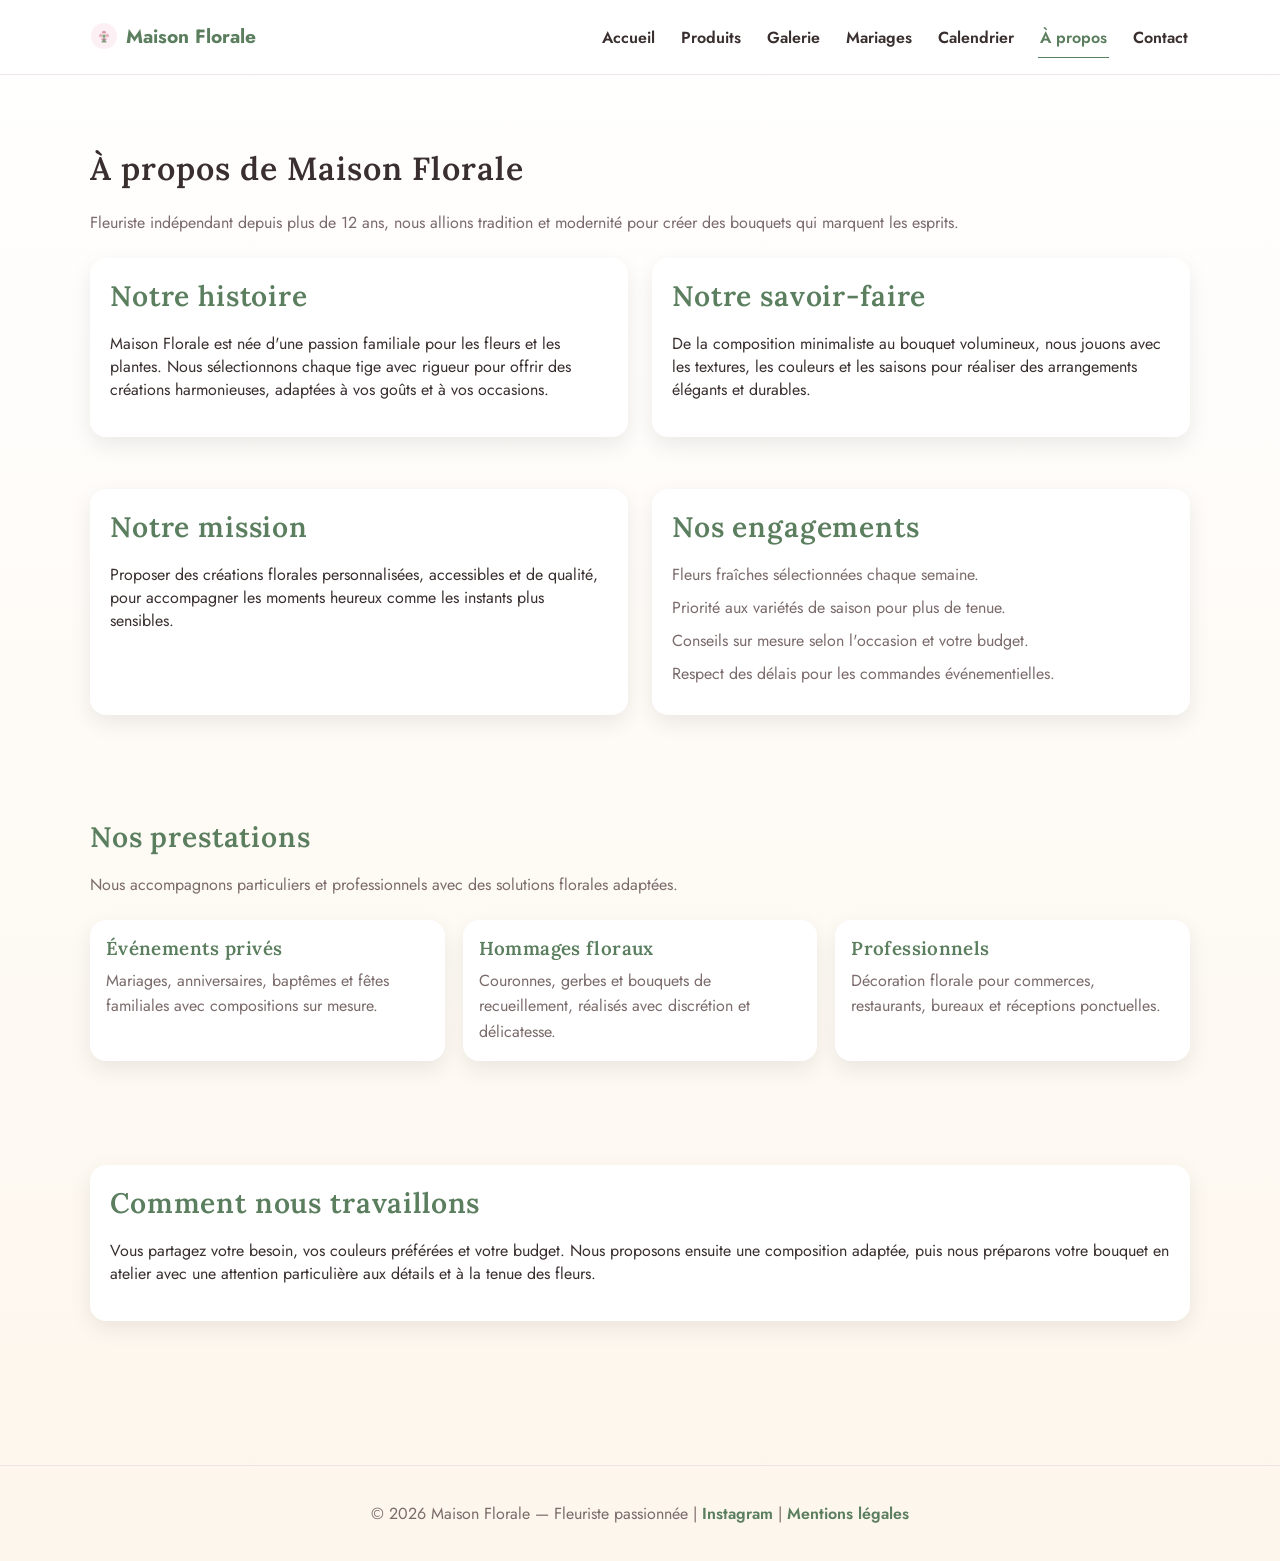
<file: apropos.html>
<!DOCTYPE html>
<html lang="fr">
  <head>
    <meta charset="UTF-8" />
    <meta name="viewport" content="width=device-width, initial-scale=1.0" />
    <title>À propos | Maison Florale</title>
    <meta name="description" content="Découvrez l'histoire et le savoir-faire de Maison Florale, fleuriste artisanal à Paris depuis plus de 12 ans." />
    <meta property="og:title" content="À propos | Maison Florale" />
    <meta property="og:description" content="Fleuriste indépendant depuis plus de 12 ans, nous allions tradition et modernité." />
    <meta property="og:image" content="https://images.unsplash.com/photo-1463320898484-cdee8141c787?auto=format&fit=crop&w=1200&h=630&q=80" />
    <link rel="stylesheet" href="styles.css" />
    <link rel="icon" href="logo-floral.svg" type="image/svg+xml" />
    <script>(function(){if(localStorage.getItem('theme')==='dark')document.documentElement.dataset.theme='dark'})()</script>
  </head>
  <body>
    <div class="scroll-progress"></div>
    <header class="site-header">
      <div class="container nav-wrap">
        <a class="logo" href="accueil.html"
          ><img class="logo-icon" src="logo-floral.svg" alt="" /><span
            >Maison Florale</span
          ></a
        >
        <button class="theme-toggle" aria-label="Mode sombre">🌙</button>
        <button class="menu-btn" aria-label="Ouvrir le menu">☰</button>
        <nav class="nav-links">
          <a href="accueil.html">Accueil</a>
          <a href="produits.html">Produits</a>
          <a href="galerie.html">Galerie</a>
          <a href="mariages.html">Mariages</a>
          <a href="calendrier.html">Calendrier</a>
          <a class="active" href="apropos.html">À propos</a>
          <a href="contact.html">Contact</a>
        </nav>
      </div>
    </header>

    <main class="container section">
      <h1>À propos de Maison Florale</h1>
      <p class="section-intro">
        Fleuriste indépendant depuis plus de 12 ans, nous allions tradition et
        modernité pour créer des bouquets qui marquent les esprits.
      </p>

      <section class="about-grid">
        <article class="panel">
          <h2>Notre histoire</h2>
          <p>
            Maison Florale est née d'une passion familiale pour les fleurs et
            les plantes. Nous sélectionnons chaque tige avec rigueur pour offrir
            des créations harmonieuses, adaptées à vos goûts et à vos occasions.
          </p>
        </article>

        <article class="panel">
          <h2>Notre savoir-faire</h2>
          <p>
            De la composition minimaliste au bouquet volumineux, nous jouons
            avec les textures, les couleurs et les saisons pour réaliser des
            arrangements élégants et durables.
          </p>
        </article>
      </section>

      <section class="section">
        <div class="about-grid">
          <article class="panel">
            <h2>Notre mission</h2>
            <p>
              Proposer des créations florales personnalisées, accessibles et de
              qualité, pour accompagner les moments heureux comme les instants
              plus sensibles.
            </p>
          </article>
          <article class="panel">
            <h2>Nos engagements</h2>
            <ul class="contact-list">
              <li>Fleurs fraîches sélectionnées chaque semaine.</li>
              <li>Priorité aux variétés de saison pour plus de tenue.</li>
              <li>Conseils sur mesure selon l'occasion et votre budget.</li>
              <li>Respect des délais pour les commandes événementielles.</li>
            </ul>
          </article>
        </div>
      </section>

      <section class="section">
        <h2>Nos prestations</h2>
        <p class="section-intro">
          Nous accompagnons particuliers et professionnels avec des solutions
          florales adaptées.
        </p>
        <div class="cards">
          <article class="card">
            <div class="card-body">
              <h3>Événements privés</h3>
              <p>
                Mariages, anniversaires, baptêmes et fêtes familiales avec
                compositions sur mesure.
              </p>
            </div>
          </article>
          <article class="card">
            <div class="card-body">
              <h3>Hommages floraux</h3>
              <p>
                Couronnes, gerbes et bouquets de recueillement, réalisés avec
                discrétion et délicatesse.
              </p>
            </div>
          </article>
          <article class="card">
            <div class="card-body">
              <h3>Professionnels</h3>
              <p>
                Décoration florale pour commerces, restaurants, bureaux et
                réceptions ponctuelles.
              </p>
            </div>
          </article>
        </div>
      </section>

      <section class="section">
        <article class="panel">
          <h2>Comment nous travaillons</h2>
          <p>
            Vous partagez votre besoin, vos couleurs préférées et votre budget.
            Nous proposons ensuite une composition adaptée, puis nous préparons
            votre bouquet en atelier avec une attention particulière aux détails
            et à la tenue des fleurs.
          </p>
        </article>
      </section>
    </main>

    <footer class="site-footer">
      <div class="container">
        <p>
          © <span id="year"></span> Maison Florale — Fleuriste passionnée |
          <a href="https://instagram.com/maisonflorale" target="_blank" rel="noreferrer">Instagram</a>
          |
          <a href="mentions-legales.html">Mentions légales</a>
        </p>
      </div>
    </footer>
    <a class="whatsapp-float" href="https://wa.me/33123456789" target="_blank" rel="noreferrer" aria-label="Contacter sur WhatsApp">
      <svg viewBox="0 0 24 24"><path d="M17.472 14.382c-.297-.149-1.758-.867-2.03-.967-.273-.099-.471-.148-.67.15-.197.297-.767.966-.94 1.164-.173.199-.347.223-.644.075-.297-.15-1.255-.463-2.39-1.475-.883-.788-1.48-1.761-1.653-2.059-.173-.297-.018-.458.13-.606.134-.133.298-.347.446-.52.149-.174.198-.298.298-.497.099-.198.05-.371-.025-.52-.075-.149-.669-1.612-.916-2.207-.242-.579-.487-.5-.669-.51l-.57-.01c-.198 0-.52.074-.792.372-.272.297-1.04 1.016-1.04 2.479 0 1.462 1.065 2.875 1.213 3.074.149.198 2.096 3.2 5.077 4.487.709.306 1.263.489 1.694.626.712.226 1.36.194 1.872.118.571-.085 1.758-.719 2.006-1.413.248-.695.248-1.29.173-1.414-.074-.124-.272-.198-.57-.347m-5.421 7.403h-.004a9.87 9.87 0 01-5.031-1.378l-.361-.214-3.741.982.998-3.649-.235-.374a9.86 9.86 0 01-1.51-5.26c.001-5.45 4.436-9.884 9.888-9.884 2.64 0 5.122 1.03 6.988 2.898a9.825 9.825 0 012.893 6.994c-.003 5.45-4.437 9.884-9.885 9.884m8.413-18.297A11.815 11.815 0 0012.05 0C5.495 0 .16 5.335.157 11.892c0 2.096.547 4.142 1.588 5.945L.057 24l6.305-1.654a11.882 11.882 0 005.683 1.448h.005c6.554 0 11.89-5.335 11.893-11.893a11.821 11.821 0 00-3.48-8.397z" fill="currentColor"/></svg>
    </a>
    <button class="back-to-top" aria-label="Retour en haut">
      <svg width="20" height="20" viewBox="0 0 24 24" fill="none" stroke="currentColor" stroke-width="2.5" stroke-linecap="round" stroke-linejoin="round"><polyline points="18 15 12 9 6 15"/></svg>
    </button>
    <a href="contact.html" class="mobile-sticky-cta">Demander un devis</a>
    <script src="script.js"></script>
  </body>
</html>
</file>
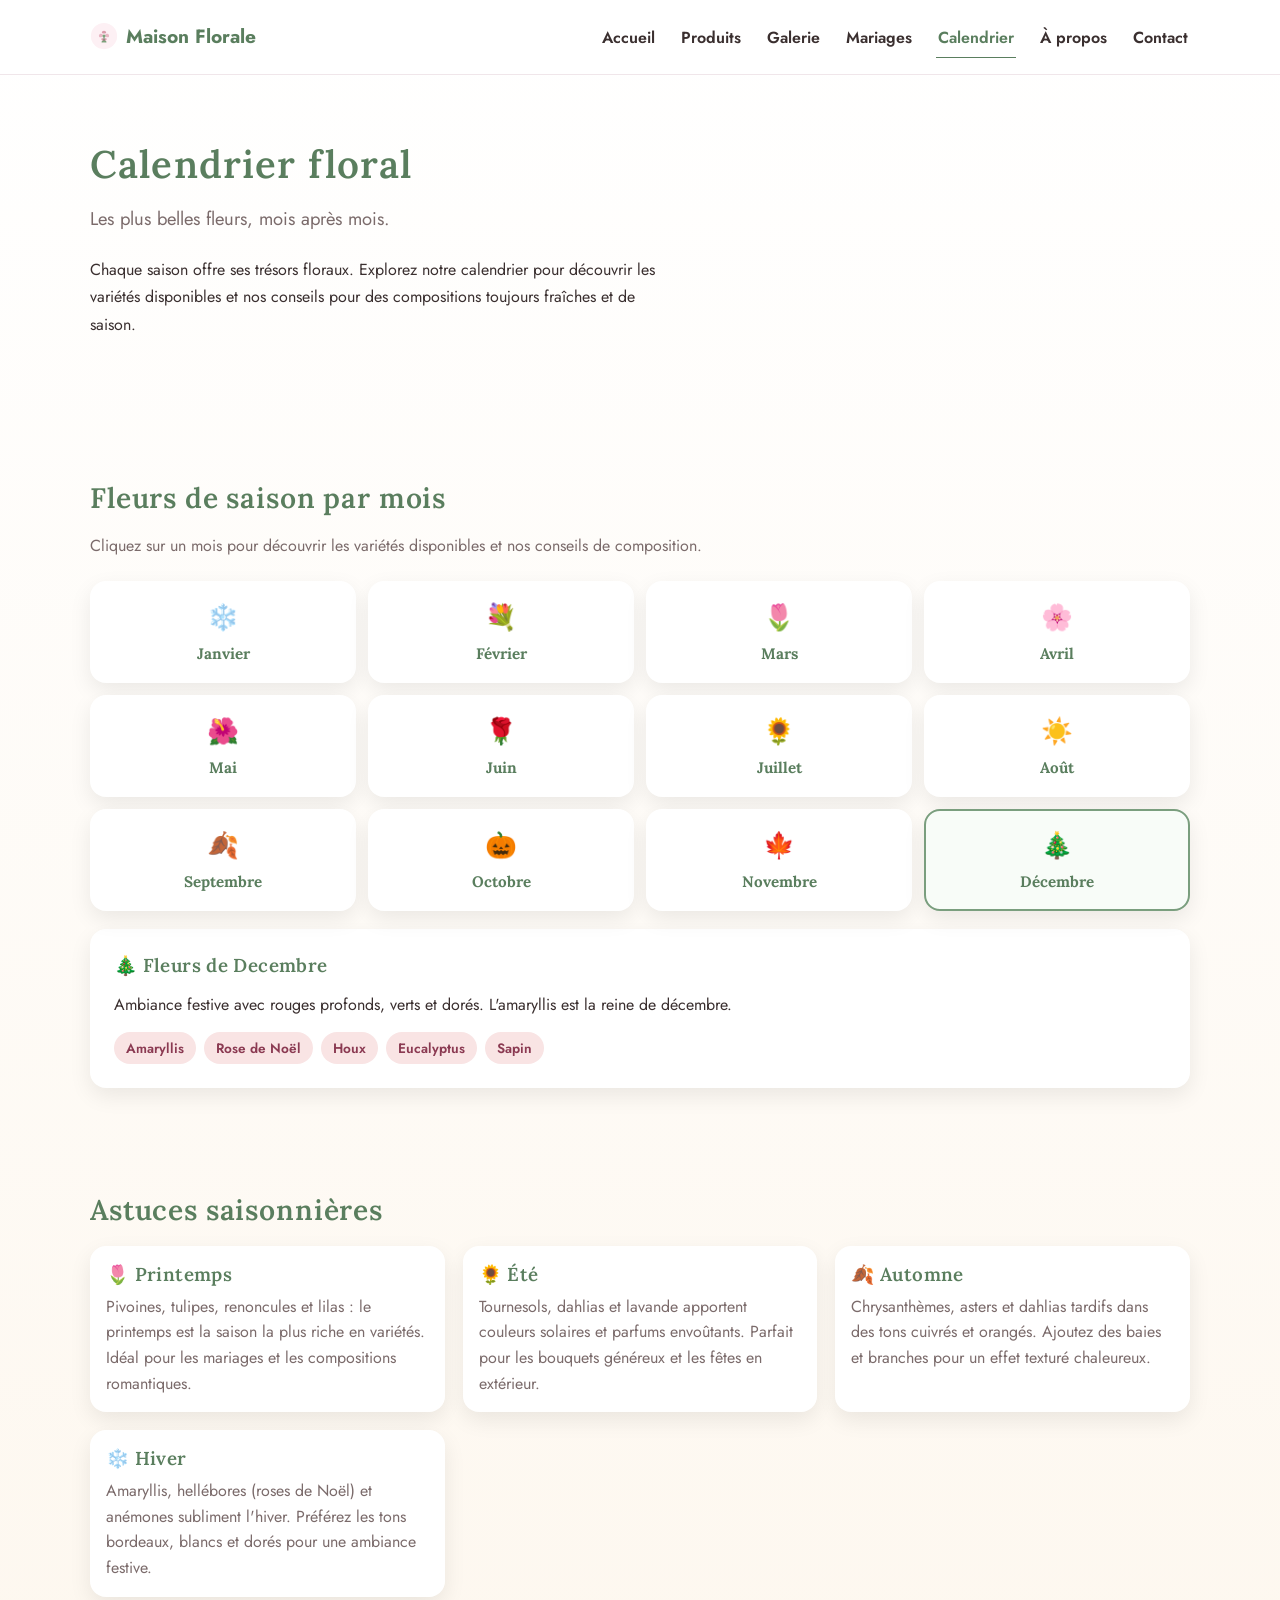
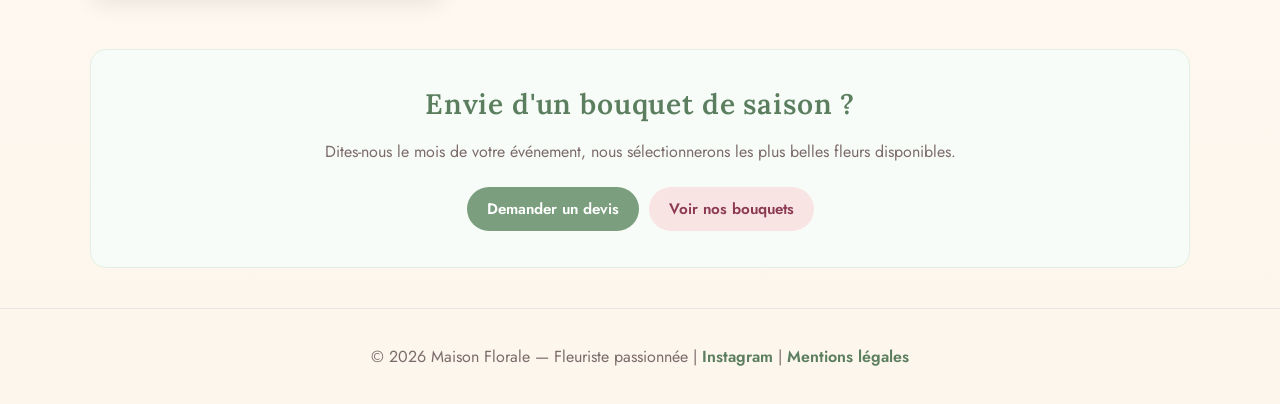
<file: calendrier.html>
<!DOCTYPE html>
<html lang="fr">
  <head>
    <meta charset="UTF-8" />
    <meta name="viewport" content="width=device-width, initial-scale=1.0" />
    <title>Calendrier floral | Maison Florale</title>
    <meta name="description" content="Découvrez les fleurs de saison mois par mois. Maison Florale vous guide pour choisir les variétés idéales tout au long de l'année." />
    <meta property="og:title" content="Calendrier floral | Maison Florale" />
    <meta property="og:description" content="Quelles fleurs choisir chaque mois ? Notre calendrier floral vous aide à composer des bouquets de saison." />
    <link rel="stylesheet" href="styles.css" />
    <link rel="icon" href="logo-floral.svg" type="image/svg+xml" />
    <script>(function(){if(localStorage.getItem('theme')==='dark')document.documentElement.dataset.theme='dark'})()</script>
  </head>
  <body>
    <div class="scroll-progress"></div>
    <header class="site-header">
      <div class="container nav-wrap">
        <a class="logo" href="accueil.html"
          ><img loading="lazy" class="logo-icon" src="logo-floral.svg" alt="" /><span
            >Maison Florale</span
          ></a
        >
        <button class="theme-toggle" aria-label="Mode sombre">🌙</button>
        <button class="menu-btn" aria-label="Ouvrir le menu">☰</button>
        <nav class="nav-links">
          <a href="accueil.html">Accueil</a>
          <a href="produits.html">Produits</a>
          <a href="galerie.html">Galerie</a>
          <a href="mariages.html">Mariages</a>
          <a class="active" href="calendrier.html">Calendrier</a>
          <a href="apropos.html">À propos</a>
          <a href="contact.html">Contact</a>
        </nav>
      </div>
    </header>

    <main class="container">
      <section class="hero" style="min-height:auto; padding: 40px 0 20px;">
        <div class="hero-content" style="max-width:100%;">
          <h1>Calendrier floral</h1>
          <p class="tagline">Les plus belles fleurs, mois après mois.</p>
          <p>
            Chaque saison offre ses trésors floraux. Explorez notre calendrier
            pour découvrir les variétés disponibles et nos conseils pour des
            compositions toujours fraîches et de saison.
          </p>
        </div>
      </section>

      <section class="section">
        <h2>Fleurs de saison par mois</h2>
        <p class="section-intro">Cliquez sur un mois pour découvrir les variétés disponibles et nos conseils de composition.</p>
        <div class="calendar-grid">
          <div class="calendar-month" data-month="janvier"><span class="month-emoji">❄️</span><span class="month-name">Janvier</span></div>
          <div class="calendar-month" data-month="fevrier"><span class="month-emoji">💐</span><span class="month-name">Février</span></div>
          <div class="calendar-month" data-month="mars"><span class="month-emoji">🌷</span><span class="month-name">Mars</span></div>
          <div class="calendar-month" data-month="avril"><span class="month-emoji">🌸</span><span class="month-name">Avril</span></div>
          <div class="calendar-month" data-month="mai"><span class="month-emoji">🌺</span><span class="month-name">Mai</span></div>
          <div class="calendar-month" data-month="juin"><span class="month-emoji">🌹</span><span class="month-name">Juin</span></div>
          <div class="calendar-month" data-month="juillet"><span class="month-emoji">🌻</span><span class="month-name">Juillet</span></div>
          <div class="calendar-month" data-month="aout"><span class="month-emoji">☀️</span><span class="month-name">Août</span></div>
          <div class="calendar-month" data-month="septembre"><span class="month-emoji">🍂</span><span class="month-name">Septembre</span></div>
          <div class="calendar-month" data-month="octobre"><span class="month-emoji">🎃</span><span class="month-name">Octobre</span></div>
          <div class="calendar-month" data-month="novembre"><span class="month-emoji">🍁</span><span class="month-name">Novembre</span></div>
          <div class="calendar-month" data-month="decembre"><span class="month-emoji">🎄</span><span class="month-name">Décembre</span></div>
        </div>
        <div id="calendar-detail" class="calendar-detail" style="display:none;"></div>
      </section>

      <!-- Seasonal tips -->
      <section class="section">
        <h2>Astuces saisonnières</h2>
        <div class="cards">
          <article class="card tips-card">
            <div class="card-body">
              <h3>🌷 Printemps</h3>
              <p>Pivoines, tulipes, renoncules et lilas : le printemps est la saison la plus riche en variétés. Idéal pour les mariages et les compositions romantiques.</p>
            </div>
          </article>
          <article class="card tips-card">
            <div class="card-body">
              <h3>🌻 Été</h3>
              <p>Tournesols, dahlias et lavande apportent couleurs solaires et parfums envoûtants. Parfait pour les bouquets généreux et les fêtes en extérieur.</p>
            </div>
          </article>
          <article class="card tips-card">
            <div class="card-body">
              <h3>🍂 Automne</h3>
              <p>Chrysanthèmes, asters et dahlias tardifs dans des tons cuivrés et orangés. Ajoutez des baies et branches pour un effet texturé chaleureux.</p>
            </div>
          </article>
          <article class="card tips-card">
            <div class="card-body">
              <h3>❄️ Hiver</h3>
              <p>Amaryllis, hellébores (roses de Noël) et anémones subliment l'hiver. Préférez les tons bordeaux, blancs et dorés pour une ambiance festive.</p>
            </div>
          </article>
        </div>
      </section>

      <section class="section final-cta">
        <h2>Envie d'un bouquet de saison ?</h2>
        <p class="section-intro">
          Dites-nous le mois de votre événement, nous sélectionnerons les plus belles fleurs disponibles.
        </p>
        <div class="hero-cta-group">
          <a class="btn btn-primary" href="contact.html">Demander un devis</a>
          <a class="btn btn-secondary" href="produits.html">Voir nos bouquets</a>
        </div>
      </section>
    </main>

    <footer class="site-footer">
      <div class="container">
        <p>
          © <span id="year"></span> Maison Florale — Fleuriste passionnée |
          <a href="https://instagram.com/maisonflorale" target="_blank" rel="noreferrer">Instagram</a>
          |
          <a href="mentions-legales.html">Mentions légales</a>
        </p>
      </div>
    </footer>
    <a class="whatsapp-float" href="https://wa.me/33123456789" target="_blank" rel="noreferrer" aria-label="Contacter sur WhatsApp">
      <svg viewBox="0 0 24 24"><path d="M17.472 14.382c-.297-.149-1.758-.867-2.03-.967-.273-.099-.471-.148-.67.15-.197.297-.767.966-.94 1.164-.173.199-.347.223-.644.075-.297-.15-1.255-.463-2.39-1.475-.883-.788-1.48-1.761-1.653-2.059-.173-.297-.018-.458.13-.606.134-.133.298-.347.446-.52.149-.174.198-.298.298-.497.099-.198.05-.371-.025-.52-.075-.149-.669-1.612-.916-2.207-.242-.579-.487-.5-.669-.51l-.57-.01c-.198 0-.52.074-.792.372-.272.297-1.04 1.016-1.04 2.479 0 1.462 1.065 2.875 1.213 3.074.149.198 2.096 3.2 5.077 4.487.709.306 1.263.489 1.694.626.712.226 1.36.194 1.872.118.571-.085 1.758-.719 2.006-1.413.248-.695.248-1.29.173-1.414-.074-.124-.272-.198-.57-.347m-5.421 7.403h-.004a9.87 9.87 0 01-5.031-1.378l-.361-.214-3.741.982.998-3.649-.235-.374a9.86 9.86 0 01-1.51-5.26c.001-5.45 4.436-9.884 9.888-9.884 2.64 0 5.122 1.03 6.988 2.898a9.825 9.825 0 012.893 6.994c-.003 5.45-4.437 9.884-9.885 9.884m8.413-18.297A11.815 11.815 0 0012.05 0C5.495 0 .16 5.335.157 11.892c0 2.096.547 4.142 1.588 5.945L.057 24l6.305-1.654a11.882 11.882 0 005.683 1.448h.005c6.554 0 11.89-5.335 11.893-11.893a11.821 11.821 0 00-3.48-8.397z"/></svg>
    </a>
    <button class="back-to-top" aria-label="Retour en haut">
      <svg width="20" height="20" viewBox="0 0 24 24" fill="none" stroke="currentColor" stroke-width="2.5" stroke-linecap="round" stroke-linejoin="round"><polyline points="18 15 12 9 6 15"/></svg>
    </button>
    <a href="contact.html" class="mobile-sticky-cta">Demander un devis</a>
    <script src="script.js"></script>
  </body>
</html>
</file>
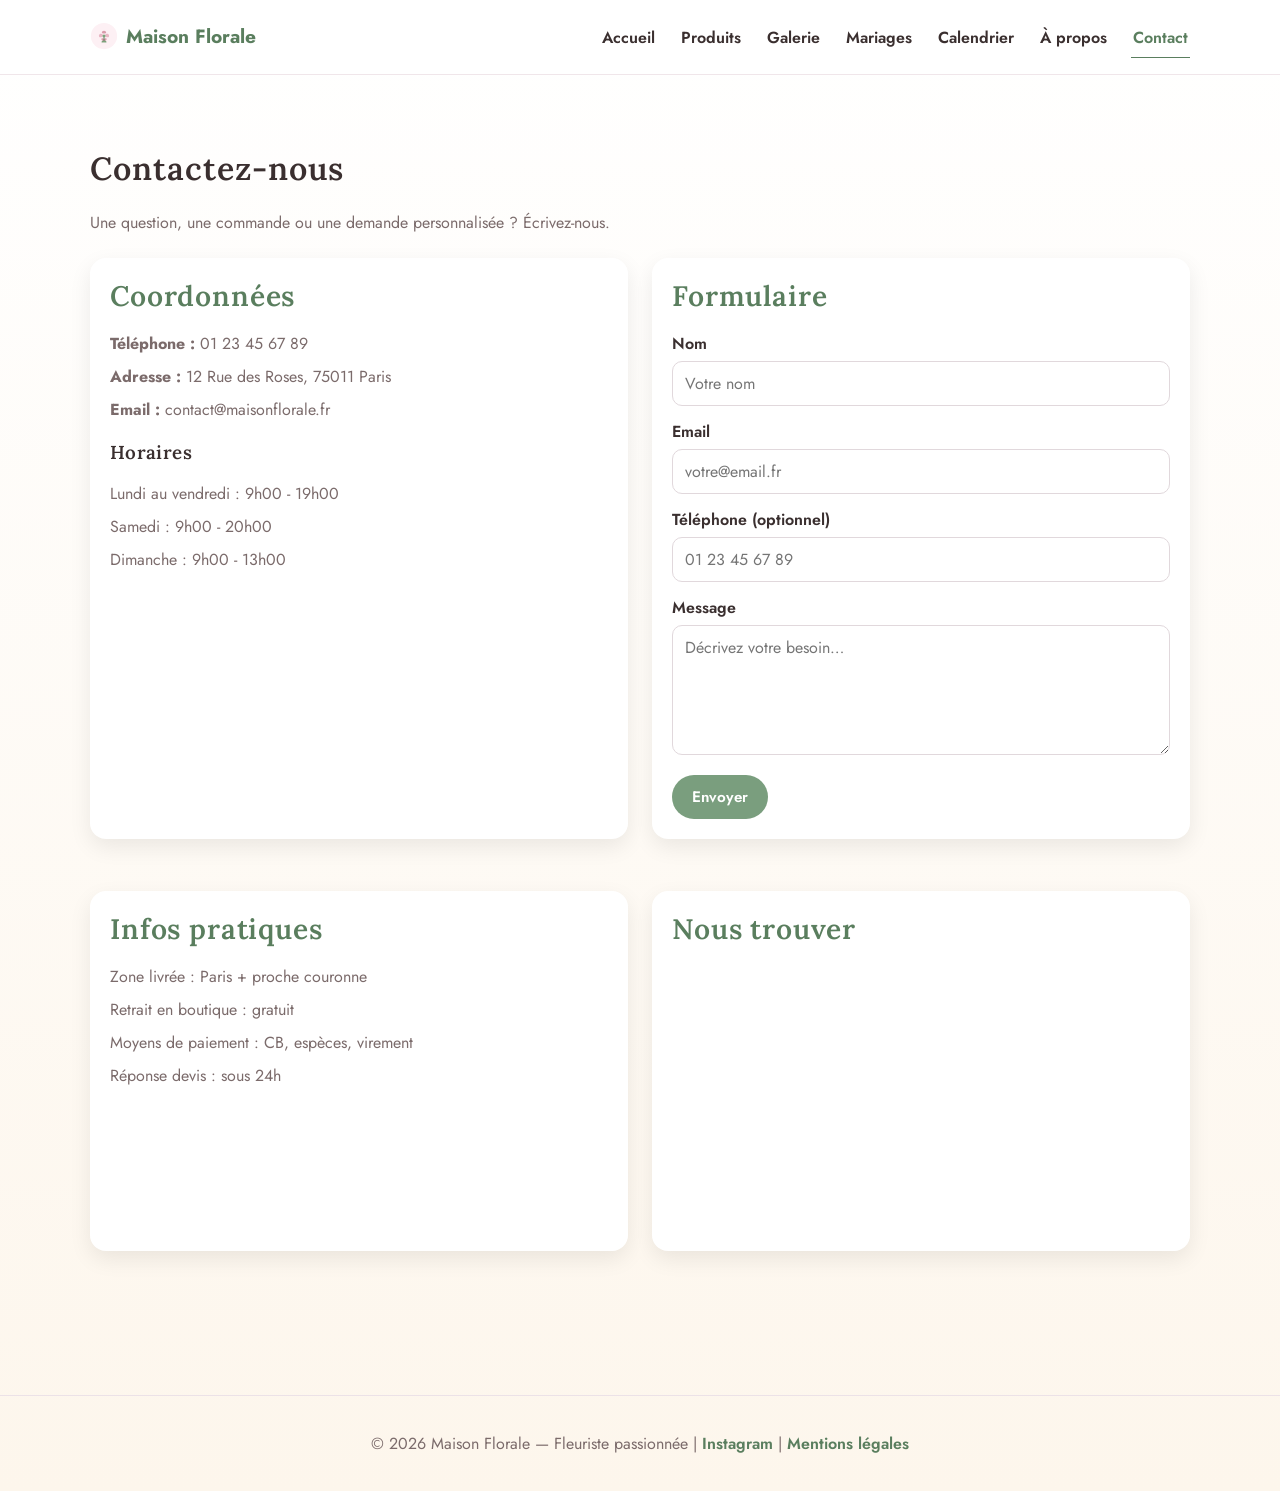
<file: contact.html>
<!DOCTYPE html>
<html lang="fr">
  <head>
    <meta charset="UTF-8" />
    <meta name="viewport" content="width=device-width, initial-scale=1.0" />
    <title>Contact | Maison Florale</title>
    <meta name="description" content="Contactez Maison Florale pour une commande, un devis ou une question. Fleuriste artisanal au 12 Rue des Roses, 75011 Paris." />
    <meta property="og:title" content="Contact | Maison Florale" />
    <meta property="og:description" content="Contactez-nous pour un bouquet sur mesure. Réponse sous 24h." />
    <meta property="og:image" content="https://images.unsplash.com/photo-1526045478516-99145907023c?auto=format&fit=crop&w=1200&h=630&q=80" />
    <link rel="stylesheet" href="styles.css" />
    <link rel="icon" href="logo-floral.svg" type="image/svg+xml" />
    <script>(function(){if(localStorage.getItem('theme')==='dark')document.documentElement.dataset.theme='dark'})()</script>
  </head>
  <body>
    <div class="scroll-progress"></div>
    <header class="site-header">
      <div class="container nav-wrap">
        <a class="logo" href="accueil.html"
          ><img class="logo-icon" src="logo-floral.svg" alt="" /><span
            >Maison Florale</span
          ></a
        >
        <button class="theme-toggle" aria-label="Mode sombre">🌙</button>
        <button class="menu-btn" aria-label="Ouvrir le menu">☰</button>
        <nav class="nav-links">
          <a href="accueil.html">Accueil</a>
          <a href="produits.html">Produits</a>
          <a href="galerie.html">Galerie</a>
          <a href="mariages.html">Mariages</a>
          <a href="calendrier.html">Calendrier</a>
          <a href="apropos.html">À propos</a>
          <a class="active" href="contact.html">Contact</a>
        </nav>
      </div>
    </header>

    <main class="container section">
      <h1>Contactez-nous</h1>
      <p class="section-intro">
        Une question, une commande ou une demande personnalisée ? Écrivez-nous.
      </p>

      <section class="contact-grid">
        <article class="panel">
          <h2>Coordonnées</h2>
          <ul class="contact-list">
            <li><strong>Téléphone :</strong> 01 23 45 67 89</li>
            <li><strong>Adresse :</strong> 12 Rue des Roses, 75011 Paris</li>
            <li><strong>Email :</strong> contact@maisonflorale.fr</li>
          </ul>
          <h3>Horaires</h3>
          <ul class="contact-list">
            <li>Lundi au vendredi : 9h00 - 19h00</li>
            <li>Samedi : 9h00 - 20h00</li>
            <li>Dimanche : 9h00 - 13h00</li>
          </ul>
        </article>

        <article class="panel">
          <h2>Formulaire</h2>
          <form id="contact-form">
            <div class="form-group">
              <label for="name">Nom</label>
              <input type="text" id="name" name="name" required minlength="2" placeholder="Votre nom" />
            </div>
            <div class="form-group">
              <label for="email">Email</label>
              <input type="email" id="email" name="email" required placeholder="votre@email.fr" />
            </div>
            <div class="form-group">
              <label for="phone">Téléphone (optionnel)</label>
              <input type="tel" id="phone" name="phone" placeholder="01 23 45 67 89" />
            </div>
            <div class="form-group">
              <label for="message">Message</label>
              <textarea id="message" name="message" required minlength="10" placeholder="Décrivez votre besoin…"></textarea>
            </div>
            <button class="btn btn-primary" type="submit">Envoyer</button>
          </form>
          <div class="form-success" id="form-success">
            <h3>✓ Message envoyé !</h3>
            <p>Merci pour votre message. Nous vous répondrons sous 24h.</p>
          </div>
        </article>
      </section>

      <section class="section">
        <div class="about-grid">
          <article class="panel">
            <h2>Infos pratiques</h2>
            <ul class="contact-list">
              <li>Zone livrée : Paris + proche couronne</li>
              <li>Retrait en boutique : gratuit</li>
              <li>Moyens de paiement : CB, espèces, virement</li>
              <li>Réponse devis : sous 24h</li>
            </ul>
          </article>
          <article class="panel">
            <h2>Nous trouver</h2>
            <iframe
              class="map-frame"
              title="Carte Maison Florale"
              src="https://www.openstreetmap.org/export/embed.html?bbox=2.3600%2C48.8530%2C2.3850%2C48.8630&layer=mapnik&marker=48.8580%2C2.3725"
              loading="lazy"
              referrerpolicy="no-referrer-when-downgrade"
            ></iframe>
          </article>
        </div>
      </section>
    </main>

    <footer class="site-footer">
      <div class="container">
        <p>
          © <span id="year"></span> Maison Florale — Fleuriste passionnée |
          <a href="https://instagram.com/maisonflorale" target="_blank" rel="noreferrer">Instagram</a>
          |
          <a href="mentions-legales.html">Mentions légales</a>
        </p>
      </div>
    </footer>
    <a class="whatsapp-float" href="https://wa.me/33123456789" target="_blank" rel="noreferrer" aria-label="Contacter sur WhatsApp">
      <svg viewBox="0 0 24 24"><path d="M17.472 14.382c-.297-.149-1.758-.867-2.03-.967-.273-.099-.471-.148-.67.15-.197.297-.767.966-.94 1.164-.173.199-.347.223-.644.075-.297-.15-1.255-.463-2.39-1.475-.883-.788-1.48-1.761-1.653-2.059-.173-.297-.018-.458.13-.606.134-.133.298-.347.446-.52.149-.174.198-.298.298-.497.099-.198.05-.371-.025-.52-.075-.149-.669-1.612-.916-2.207-.242-.579-.487-.5-.669-.51l-.57-.01c-.198 0-.52.074-.792.372-.272.297-1.04 1.016-1.04 2.479 0 1.462 1.065 2.875 1.213 3.074.149.198 2.096 3.2 5.077 4.487.709.306 1.263.489 1.694.626.712.226 1.36.194 1.872.118.571-.085 1.758-.719 2.006-1.413.248-.695.248-1.29.173-1.414-.074-.124-.272-.198-.57-.347m-5.421 7.403h-.004a9.87 9.87 0 01-5.031-1.378l-.361-.214-3.741.982.998-3.649-.235-.374a9.86 9.86 0 01-1.51-5.26c.001-5.45 4.436-9.884 9.888-9.884 2.64 0 5.122 1.03 6.988 2.898a9.825 9.825 0 012.893 6.994c-.003 5.45-4.437 9.884-9.885 9.884m8.413-18.297A11.815 11.815 0 0012.05 0C5.495 0 .16 5.335.157 11.892c0 2.096.547 4.142 1.588 5.945L.057 24l6.305-1.654a11.882 11.882 0 005.683 1.448h.005c6.554 0 11.89-5.335 11.893-11.893a11.821 11.821 0 00-3.48-8.397z" fill="currentColor"/></svg>
    </a>
    <button class="back-to-top" aria-label="Retour en haut">
      <svg width="20" height="20" viewBox="0 0 24 24" fill="none" stroke="currentColor" stroke-width="2.5" stroke-linecap="round" stroke-linejoin="round"><polyline points="18 15 12 9 6 15"/></svg>
    </button>
    <a href="contact.html" class="mobile-sticky-cta">Demander un devis</a>
    <script src="script.js"></script>
  </body>
</html>
</file>
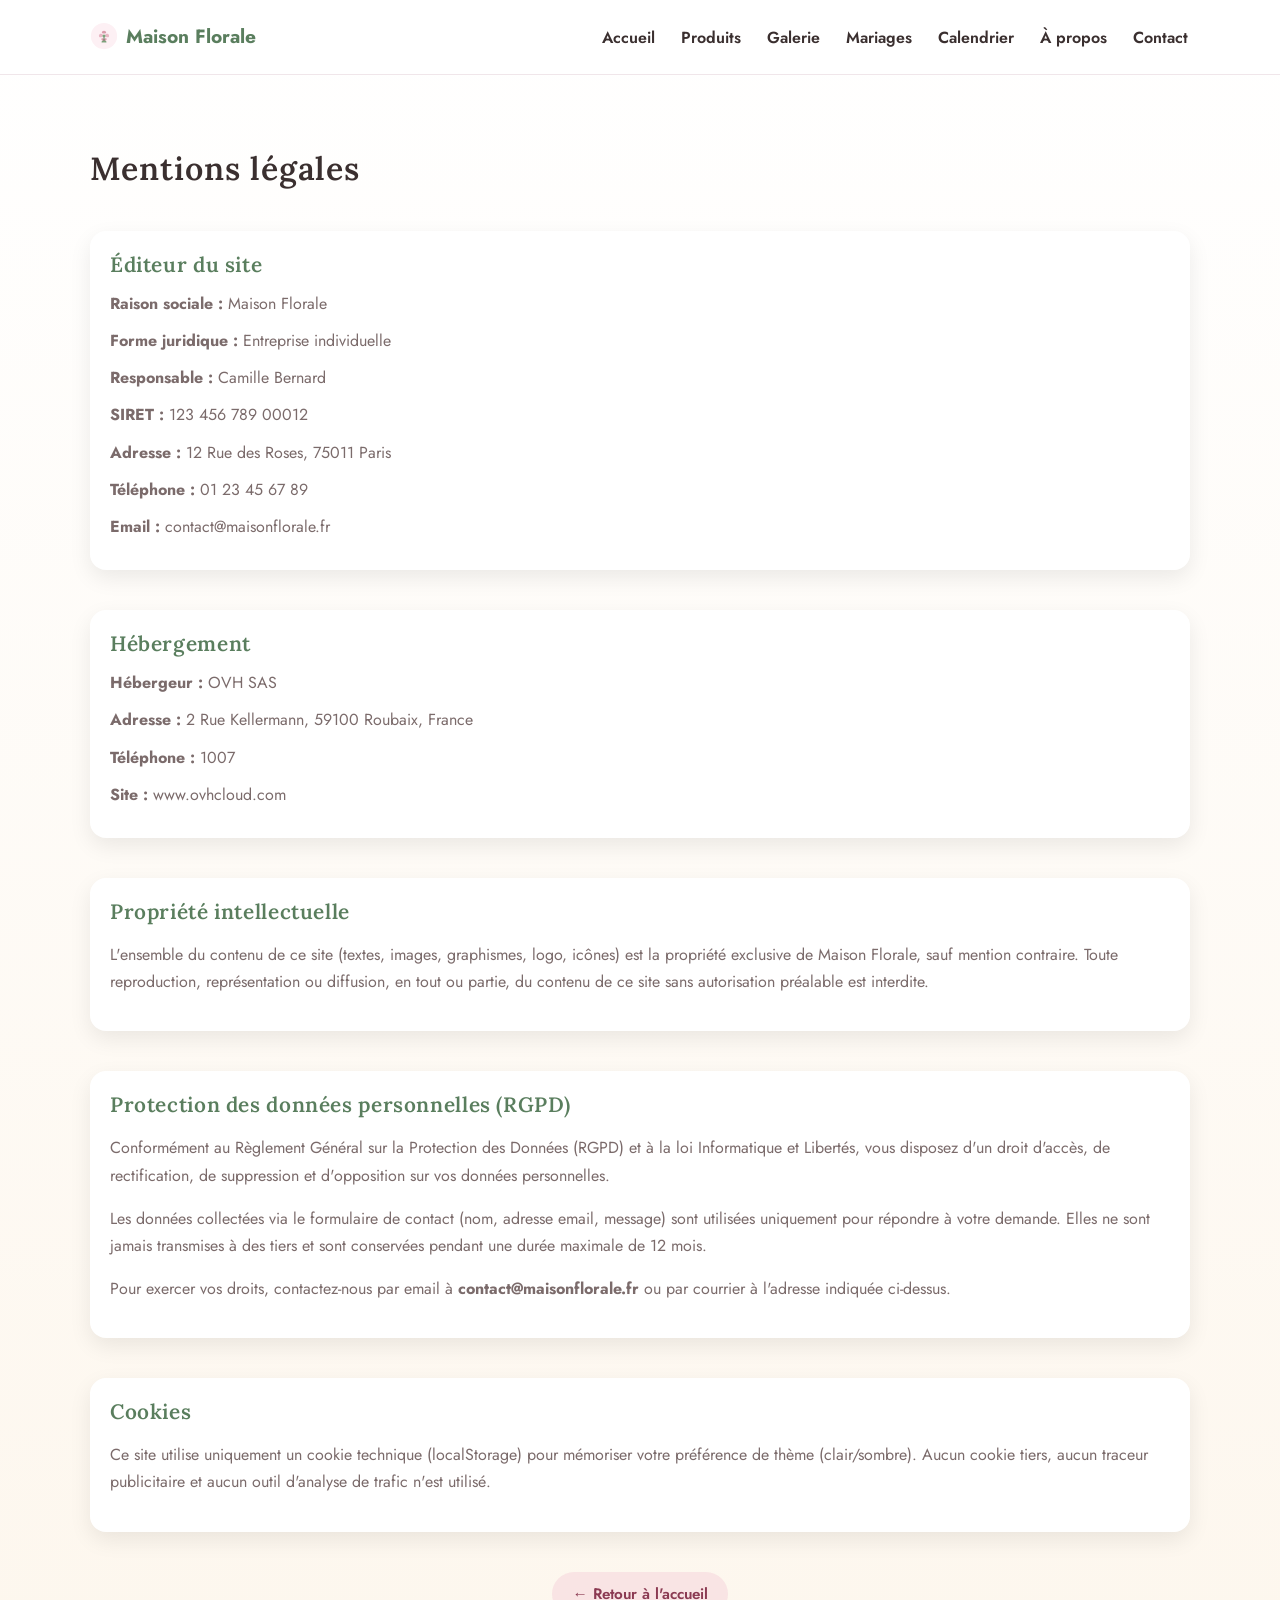
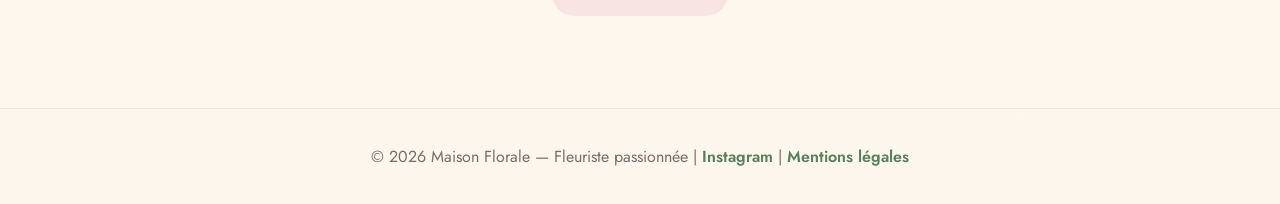
<file: mentions-legales.html>
<!DOCTYPE html>
<html lang="fr">
  <head>
    <meta charset="UTF-8" />
    <meta name="viewport" content="width=device-width, initial-scale=1.0" />
    <title>Mentions légales | Maison Florale</title>
    <meta name="description" content="Mentions légales du site Maison Florale, fleuriste artisanal à Paris." />
    <link rel="stylesheet" href="styles.css" />
    <link rel="icon" href="logo-floral.svg" type="image/svg+xml" />
    <script>(function(){if(localStorage.getItem('theme')==='dark')document.documentElement.dataset.theme='dark'})()</script>
  </head>
  <body>
    <div class="scroll-progress"></div>
    <header class="site-header">
      <div class="container nav-wrap">
        <a class="logo" href="accueil.html"
          ><img class="logo-icon" src="logo-floral.svg" alt="" /><span
            >Maison Florale</span
          ></a
        >
        <button class="theme-toggle" aria-label="Mode sombre">🌙</button>
        <button class="menu-btn" aria-label="Ouvrir le menu">☰</button>
        <nav class="nav-links">
          <a href="accueil.html">Accueil</a>
          <a href="produits.html">Produits</a>
          <a href="galerie.html">Galerie</a>
          <a href="mariages.html">Mariages</a>
          <a href="calendrier.html">Calendrier</a>
          <a href="apropos.html">À propos</a>
          <a href="contact.html">Contact</a>
        </nav>
      </div>
    </header>

    <main class="container section">
      <h1>Mentions légales</h1>

      <section class="legal-section">
        <article class="panel">
          <h2>Éditeur du site</h2>
          <ul class="contact-list">
            <li><strong>Raison sociale :</strong> Maison Florale</li>
            <li><strong>Forme juridique :</strong> Entreprise individuelle</li>
            <li><strong>Responsable :</strong> Camille Bernard</li>
            <li><strong>SIRET :</strong> 123 456 789 00012</li>
            <li><strong>Adresse :</strong> 12 Rue des Roses, 75011 Paris</li>
            <li><strong>Téléphone :</strong> 01 23 45 67 89</li>
            <li><strong>Email :</strong> contact@maisonflorale.fr</li>
          </ul>
        </article>
      </section>

      <section class="legal-section">
        <article class="panel">
          <h2>Hébergement</h2>
          <ul class="contact-list">
            <li><strong>Hébergeur :</strong> OVH SAS</li>
            <li><strong>Adresse :</strong> 2 Rue Kellermann, 59100 Roubaix, France</li>
            <li><strong>Téléphone :</strong> 1007</li>
            <li><strong>Site :</strong> <a href="https://www.ovhcloud.com" target="_blank" rel="noreferrer">www.ovhcloud.com</a></li>
          </ul>
        </article>
      </section>

      <section class="legal-section">
        <article class="panel">
          <h2>Propriété intellectuelle</h2>
          <p>
            L'ensemble du contenu de ce site (textes, images, graphismes, logo, icônes)
            est la propriété exclusive de Maison Florale, sauf mention contraire.
            Toute reproduction, représentation ou diffusion, en tout ou partie,
            du contenu de ce site sans autorisation préalable est interdite.
          </p>
        </article>
      </section>

      <section class="legal-section">
        <article class="panel">
          <h2>Protection des données personnelles (RGPD)</h2>
          <p>
            Conformément au Règlement Général sur la Protection des Données (RGPD)
            et à la loi Informatique et Libertés, vous disposez d'un droit d'accès,
            de rectification, de suppression et d'opposition sur vos données personnelles.
          </p>
          <p>
            Les données collectées via le formulaire de contact (nom, adresse email, message)
            sont utilisées uniquement pour répondre à votre demande. Elles ne sont jamais
            transmises à des tiers et sont conservées pendant une durée maximale de 12 mois.
          </p>
          <p>
            Pour exercer vos droits, contactez-nous par email à
            <strong>contact@maisonflorale.fr</strong> ou par courrier à l'adresse
            indiquée ci-dessus.
          </p>
        </article>
      </section>

      <section class="legal-section">
        <article class="panel">
          <h2>Cookies</h2>
          <p>
            Ce site utilise uniquement un cookie technique (localStorage) pour mémoriser
            votre préférence de thème (clair/sombre). Aucun cookie tiers, aucun
            traceur publicitaire et aucun outil d'analyse de trafic n'est utilisé.
          </p>
        </article>
      </section>

      <div style="text-align:center;padding-top:20px;">
        <a class="btn btn-secondary" href="accueil.html">← Retour à l'accueil</a>
      </div>
    </main>

    <footer class="site-footer">
      <div class="container">
        <p>
          © <span id="year"></span> Maison Florale — Fleuriste passionnée |
          <a href="https://instagram.com/maisonflorale" target="_blank" rel="noreferrer">Instagram</a>
          |
          <a href="mentions-legales.html">Mentions légales</a>
        </p>
      </div>
    </footer>
    <script src="script.js"></script>
  </body>
</html>
</file>
<file: styles.css>
@import url("https://fonts.googleapis.com/css2?family=Lora:ital,wght@0,400;0,500;0,600;0,700;1,400&family=Jost:wght@300;400;500;600&display=swap");

:root {
  --rose-poudre: #F9E4E4;
  --vert-sauge: #7A9E7E;
  --vert-sauge-dark: #5A7E5E;
  --creme: #FDF6EC;
  --bordeaux: #8B3A52;
  --white: #ffffff;
  --text: #3A2F2F;
  --muted: #7B6B6B;
  --shadow: 0 8px 22px rgba(0, 0, 0, 0.08);
  --radius: 16px;
  --bg-gradient: linear-gradient(180deg, #fff 0%, var(--creme) 100%);
  --header-bg: rgba(255, 255, 255, 0.92);
  --header-border: #f0e6ea;
  --card-bg: var(--white);
  --panel-bg: #fff;
  --input-border: #e1d8dc;
  --footer-border: #ece2e7;
  --counter-bg: linear-gradient(135deg, #f4fff4 0%, var(--creme) 100%);
  --counter-border: var(--vert-sauge);
  --final-cta-bg: #f8fcf8;
  --final-cta-border: #e2efe2;
}

/* ── Dark Mode ── */
[data-theme="dark"] {
  --rose-poudre: #3d2a2a;
  --vert-sauge: #6a8e6e;
  --vert-sauge-dark: #8ab88e;
  --creme: #1a1a1a;
  --bordeaux: #c7728a;
  --white: #1e1e1e;
  --text: #e8e0e0;
  --muted: #a89898;
  --shadow: 0 8px 22px rgba(0, 0, 0, 0.3);
  --bg-gradient: linear-gradient(180deg, #141414 0%, #1a1a1a 100%);
  --header-bg: rgba(20, 20, 20, 0.95);
  --header-border: #2a2a2a;
  --card-bg: #242424;
  --panel-bg: #242424;
  --input-border: #3a3a3a;
  --footer-border: #2a2a2a;
  --counter-bg: linear-gradient(135deg, #1a2a1a 0%, #1e1e1e 100%);
  --counter-border: var(--vert-sauge);
  --final-cta-bg: #1a2a1a;
  --final-cta-border: #2a3a2a;
}

[data-theme="dark"] img {
  filter: brightness(0.88);
}

[data-theme="dark"] .whatsapp-float {
  background: #1da851;
}

* {
  box-sizing: border-box;
}

html,
body {
  margin: 0;
  padding: 0;
  font-family: "Jost", "Segoe UI", Tahoma, Geneva, Verdana, sans-serif;
  font-weight: 400;
  color: var(--text);
  background: var(--bg-gradient);
}

html {
  scroll-behavior: smooth;
}

h1, h2, h3, h4, h5, h6 {
  font-family: "Lora", Georgia, "Times New Roman", serif;
  letter-spacing: 0.02em;
  font-weight: 600;
}

h1, h2 {
  letter-spacing: 0.03em;
}

img {
  max-width: 100%;
  display: block;
}

a {
  color: inherit;
  text-decoration: none;
}

.container {
  width: min(1100px, 92%);
  margin: 0 auto;
}

/* ── Header ── */
.site-header {
  position: sticky;
  top: 0;
  z-index: 50;
  background: var(--header-bg);
  backdrop-filter: blur(8px);
  border-bottom: 1px solid var(--header-border);
}

.nav-wrap {
  display: flex;
  align-items: center;
  justify-content: space-between;
  min-height: 74px;
  gap: 12px;
  flex-wrap: nowrap;
}

.logo {
  display: inline-flex;
  align-items: center;
  gap: 8px;
  font-size: clamp(1.05rem, 2.6vw, 1.2rem);
  font-weight: 700;
  color: var(--vert-sauge-dark);
  position: relative;
  padding-bottom: 2px;
}

.logo-icon {
  width: 28px;
  height: 28px;
  flex-shrink: 0;
}

.top-contact-link {
  display: inline-block;
  font-weight: 600;
  color: var(--text);
  padding: 6px 2px;
  position: relative;
  transition: color 0.25s ease;
  padding-bottom: 2px;
}

.top-contact-link:hover {
  color: var(--vert-sauge-dark);
}

.nav-links {
  display: flex;
  gap: 22px;
  align-items: center;
}

@media (max-width: 900px) {
  .nav-links {
    position: absolute;
    right: 4%;
    top: 74px;
    background: var(--panel-bg);
    border: 1px solid var(--header-border);
    border-radius: 12px;
    box-shadow: var(--shadow);
    width: min(92vw, 280px);
    display: none;
    flex-direction: column;
    align-items: flex-start;
    padding: 10px 14px;
    gap: 4px;
    z-index: 60;
  }

  .nav-links.open { display: flex; }

  .nav-links a {
    width: 100%;
    padding: 10px 4px;
    font-size: 1rem;
    border-bottom: 1px solid var(--header-border);
  }

  .nav-links a:last-child {
    border-bottom: none;
  }
}

.nav-links a {
  display: inline-block;
  font-weight: 600;
  color: var(--text);
  padding: 6px 2px;
  position: relative;
  transition: color 0.25s ease;
}

.nav-links a:hover,
.nav-links a.active {
  color: var(--vert-sauge-dark);
}

/* ── Theme Toggle & Menu Button ── */
.theme-toggle {
  border: none;
  background: var(--rose-poudre);
  color: var(--vert-sauge-dark);
  border-radius: 10px;
  cursor: pointer;
  padding: 8px 10px;
  flex-shrink: 0;
  display: none;
  width: 48px;
  height: 48px;
  grid-template-columns: 1fr;
  place-items: center;
}

.menu-btn {
  border: none;
  background: var(--rose-poudre);
  color: var(--vert-sauge-dark);
  border-radius: 10px;
  cursor: pointer;
  padding: 8px 10px;
  flex-shrink: 0;
  display: none;
  width: 48px;
  height: 48px;
  grid-template-columns: 1fr;
  place-items: center;
  font-size: 1.3rem;
}

@media (max-width: 900px) {
  .theme-toggle,
  .menu-btn {
    display: inline-grid;
  }
}

/* ── Hero ── */
.hero {
  margin: 24px auto 48px;
  display: grid;
  gap: 30px;
  grid-template-columns: 1.1fr 0.9fr;
  align-items: center;
}

.hero-content h1 {
  font-size: clamp(1.6rem, 3vw, 2.4rem);
  margin: 0 0 14px;
  color: var(--vert-sauge-dark);
}

.tagline {
  font-size: 1.15rem;
  color: var(--muted);
  margin-bottom: 18px;
}

.hero-content p {
  margin: 0 0 22px;
  line-height: 1.7;
}

.hero-cta-group {
  display: flex;
  flex-wrap: wrap;
  gap: 10px;
}

/* ── Buttons ── */
.btn {
  display: inline-block;
  border: none;
  border-radius: 999px;
  padding: 11px 20px;
  font-weight: 600;
  cursor: pointer;
  transition: transform 0.25s ease, opacity 0.25s ease, box-shadow 0.25s ease;
  font-family: "Jost", sans-serif;
  font-size: 0.95rem;
}

.btn:hover {
  transform: translateY(-2px) scale(1.01);
  opacity: 0.96;
  box-shadow: 0 10px 18px rgba(90, 126, 94, 0.18);
}

.btn-primary {
  background: var(--vert-sauge);
  color: var(--white);
}

[data-theme="dark"] .btn-primary {
  color: #fff;
}

.btn-secondary {
  background: var(--rose-poudre);
  color: var(--bordeaux);
}

.hero img {
  border-radius: var(--radius);
  box-shadow: var(--shadow);
  min-height: 340px;
  object-fit: cover;
}

/* ── Hero Carousel ── */
.hero-carousel {
  position: relative;
  border-radius: var(--radius);
  overflow: hidden;
  min-height: 340px;
  box-shadow: var(--shadow);
}

.hero-carousel img {
  display: none;
  width: 100%;
  height: 100%;
  object-fit: cover;
}

.hero-carousel img.active {
  display: block;
}

.carousel-nav {
  position: absolute;
  right: 16px;
  bottom: 16px;
  display: none;
  gap: 10px;
}

.carousel-arrow {
  border: none;
  background: rgba(255, 255, 255, 0.94);
  color: var(--vert-sauge-dark);
  width: 40px;
  height: 40px;
  border-radius: 50%;
  cursor: pointer;
  display: grid;
  place-items: center;
  font-size: 1.2rem;
  transition: background 0.25s ease, transform 0.2s ease;
}

.carousel-arrow:hover {
  background: #fff;
  transform: scale(1.05);
}

@media (max-width: 1100px) {
  .carousel-nav {
    display: flex;
  }
}

/* ── Sections ── */
.section {
  padding: 52px 0;
}

.section h2 {
  font-size: clamp(1.35rem, 2.2vw, 1.8rem);
  margin: 0 0 18px;
  color: var(--vert-sauge-dark);
}

.section-intro {
  color: var(--muted);
  margin: 0 0 24px;
}

/* ── Cards ── */
.cards {
  display: grid;
  gap: 18px;
  grid-template-columns: repeat(3, minmax(0, 1fr));
}

.card {
  background: var(--card-bg);
  border-radius: var(--radius);
  overflow: hidden;
  box-shadow: var(--shadow);
  transition: transform 0.3s ease, box-shadow 0.3s ease;
}

.card img {
  height: 220px;
  width: 100%;
  object-fit: cover;
  transition: transform 0.45s ease;
}

.card-body {
  padding: 16px;
}

.card h3 {
  margin: 0 0 8px;
  color: var(--vert-sauge-dark);
}

.card p {
  margin: 0;
  color: var(--muted);
  line-height: 1.6;
}

.price-note {
  margin-top: 10px !important;
  color: var(--vert-sauge-dark) !important;
  font-weight: 700;
}

/* ── Counters ── */
.counter-grid {
  display: grid;
  grid-template-columns: repeat(4, minmax(0, 1fr));
  gap: 18px;
}

.counter-item {
  background: var(--counter-bg);
  border: 2px solid var(--counter-border);
  border-radius: 16px;
  padding: 24px 16px;
  text-align: center;
  box-shadow: 0 4px 12px rgba(122, 158, 126, 0.12);
  transition: transform 0.3s ease, box-shadow 0.3s ease;
}

.counter-item:hover {
  transform: translateY(-4px);
  box-shadow: 0 8px 20px rgba(122, 158, 126, 0.2);
}

.counter-value {
  display: block;
  font-size: clamp(1.5rem, 3.5vw, 2.3rem);
  font-weight: 700;
  color: var(--vert-sauge-dark);
  margin-bottom: 8px;
  font-family: "Lora", Georgia, serif;
}

.counter-label {
  display: block;
  font-size: 0.95rem;
  color: var(--muted);
  font-weight: 600;
}

/* ── Trust Grid ── */
.trust-grid {
  display: grid;
  grid-template-columns: repeat(4, minmax(0, 1fr));
  gap: 14px;
}

.trust-item {
  padding: 16px;
}

.trust-item h3 {
  margin: 0 0 8px;
  color: var(--vert-sauge-dark);
  font-size: 1rem;
}

/* ── Reviews ── */
.reviews-grid .card {
  border-top: 4px solid #d8ebd9;
}

.editorial-reviews {
  display: grid;
  gap: 18px;
  grid-template-columns: 1fr 1fr;
}

.editorial-reviews blockquote {
  background: var(--panel-bg);
  border-radius: var(--radius);
  box-shadow: var(--shadow);
  padding: 24px;
  margin: 0;
  border-left: 4px solid var(--vert-sauge);
}

.editorial-reviews blockquote p {
  font-style: italic;
  line-height: 1.7;
  margin: 0 0 12px;
}

.editorial-reviews cite {
  color: var(--vert-sauge-dark);
  font-weight: 600;
  font-style: normal;
}

/* ── FAQ ── */
.faq-list {
  display: grid;
  gap: 12px;
}

/* ── Final CTA ── */
.final-cta {
  text-align: center;
  background: var(--final-cta-bg);
  border: 1px solid var(--final-cta-border);
  border-radius: var(--radius);
  padding: 36px 20px;
}

.final-cta .hero-cta-group {
  justify-content: center;
}

/* ── Grids ── */
.about-grid,
.contact-grid {
  display: grid;
  grid-template-columns: 1fr 1fr;
  gap: 24px;
}

.panel {
  background: var(--panel-bg);
  border-radius: var(--radius);
  box-shadow: var(--shadow);
  padding: 20px;
}

/* ── Contact ── */
.contact-list {
  list-style: none;
  padding: 0;
  margin: 0;
}

.contact-list li {
  margin-bottom: 10px;
  color: var(--muted);
}

.form-group {
  margin-bottom: 14px;
}

label {
  display: block;
  margin-bottom: 6px;
  font-weight: 600;
}

input,
textarea {
  width: 100%;
  border: 1px solid var(--input-border);
  border-radius: 10px;
  padding: 10px 12px;
  font: inherit;
  font-size: 16px;
  background: var(--card-bg);
  color: var(--text);
  transition: border-color 0.25s ease, box-shadow 0.25s ease;
}

input:focus,
textarea:focus {
  outline: none;
  border-color: var(--vert-sauge);
  box-shadow: 0 0 0 3px rgba(122, 158, 126, 0.15);
}

textarea {
  min-height: 130px;
  resize: vertical;
}

.map-frame {
  width: 100%;
  min-height: 260px;
  border: 0;
  border-radius: 12px;
}

/* ── Form confirmation message ── */
.form-success {
  display: none;
  background: linear-gradient(135deg, #e8f5e9, var(--creme));
  border: 2px solid var(--vert-sauge);
  border-radius: var(--radius);
  padding: 24px;
  text-align: center;
  animation: fadeUp 0.5s ease;
}

.form-success.show {
  display: block;
}

.form-success h3 {
  color: var(--vert-sauge-dark);
  margin: 0 0 8px;
}

.form-success p {
  color: var(--muted);
  margin: 0;
}

/* ── Footer ── */
.site-footer {
  margin-top: 40px;
  border-top: 1px solid var(--footer-border);
  padding: 20px 0;
  color: var(--muted);
  text-align: center;
}

.site-footer a {
  color: var(--vert-sauge-dark);
  font-weight: 600;
}

.site-footer a:hover {
  text-decoration: underline;
}

/* ── Index page ── */
.site-title-banner {
  margin-bottom: 24px;
  background: linear-gradient(135deg, #f4fff4 0%, #fdeff4 100%);
  border: 1px solid #ebdce2;
  border-radius: var(--radius);
  box-shadow: var(--shadow);
  min-height: 220px;
  display: flex;
  flex-direction: column;
  gap: 10px;
  align-items: center;
  justify-content: center;
}

.site-title-large {
  margin: 0;
  color: var(--vert-sauge-dark);
  font-family: "Lora", Georgia, "Times New Roman", serif;
  font-size: clamp(2rem, 6vw, 4.2rem);
  letter-spacing: 1px;
  text-align: center;
}

.site-slogan {
  margin: 0;
  color: var(--muted);
  font-size: clamp(1rem, 2.2vw, 1.25rem);
  font-style: italic;
  text-align: center;
}

.site-links-grid {
  grid-template-columns: repeat(3, minmax(0, 1fr));
}

.site-card-link {
  display: block;
  color: inherit;
  border-radius: var(--radius);
}

.site-card-link .card {
  height: 100%;
  transition: transform 0.3s ease, box-shadow 0.3s ease;
}

.site-card-link:hover .card {
  transform: translateY(-5px);
  box-shadow: 0 14px 28px rgba(0, 0, 0, 0.12);
}

.site-card-link .card h3 {
  display: inline-block;
  position: relative;
}

/* ── Underline animations ── */
.logo::after,
.top-contact-link::after,
.nav-links a::after,
.site-card-link .card h3::after {
  content: "";
  position: absolute;
  left: 0;
  right: 0;
  bottom: -3px;
  height: 1px;
  background: currentColor;
  transform: scaleX(0);
  transform-origin: center;
  transition: transform 0.3s ease;
}

.logo:hover::after,
.top-contact-link:hover::after,
.nav-links a:hover::after,
.nav-links a.active::after,
.site-card-link:hover .card h3::after {
  transform: scaleX(1);
}

.card:hover {
  transform: translateY(-4px);
  box-shadow: 0 14px 28px rgba(0, 0, 0, 0.12);
}

.card:hover img {
  transform: scale(1.03);
}

.click-tip {
  font-style: italic;
  margin-top: -8px;
}

/* ── Product Category Cards ── */
.product-category-card {
  cursor: pointer;
  transition: transform 0.2s ease, box-shadow 0.2s ease;
}

.product-category-card:hover {
  transform: translateY(-3px);
}

.product-category-card.active {
  box-shadow: 0 0 0 2px var(--vert-sauge), var(--shadow);
}

.product-description-panel {
  margin-top: 18px;
}

.product-examples {
  padding-top: 28px;
}

.bouquet-example-card {
  cursor: pointer;
  transition: transform 0.2s ease, box-shadow 0.2s ease;
}

.bouquet-example-card:hover {
  transform: translateY(-3px);
}

.card-tag {
  display: inline-block;
  margin-bottom: 8px;
  padding: 4px 10px;
  border-radius: 999px;
  background: var(--rose-poudre);
  color: var(--bordeaux);
  font-size: 0.8rem;
  font-weight: 700;
}

.detail-layout {
  margin-top: 18px;
  display: grid;
  grid-template-columns: 1fr 1fr;
  gap: 20px;
  align-items: start;
}

.detail-layout img {
  border-radius: var(--radius);
  box-shadow: var(--shadow);
  width: 100%;
  min-height: 340px;
  object-fit: cover;
}

/* ── Gallery ── */
.gallery-filters {
  display: flex;
  flex-wrap: wrap;
  gap: 10px;
  margin: 20px 0;
}

.gallery-filters .filter-btn {
  padding: 10px 14px;
  border-radius: 999px;
  background: var(--rose-poudre);
  border: 1px solid var(--header-border);
  color: var(--vert-sauge-dark);
  cursor: pointer;
  font-family: "Jost", sans-serif;
  font-weight: 600;
  transition: background 0.25s ease, transform 0.2s ease;
}

.gallery-filters .filter-btn:hover,
.gallery-filters .filter-btn.active {
  background: var(--vert-sauge);
  color: #fff;
  transform: scale(1.03);
}

.gallery-grid {
  display: grid;
  gap: 14px;
  grid-template-columns: repeat(3, minmax(0, 1fr));
}

.gallery-item {
  border-radius: var(--radius);
  overflow: hidden;
  box-shadow: var(--shadow);
  cursor: pointer;
  background: var(--card-bg);
  transition: transform 0.3s ease, box-shadow 0.3s ease;
}

.gallery-item:hover {
  transform: translateY(-4px);
  box-shadow: 0 14px 28px rgba(0, 0, 0, 0.12);
}

.gallery-item img {
  width: 100%;
  display: block;
  object-fit: cover;
  min-height: 220px;
}

.gallery-item figcaption {
  padding: 12px 14px;
  color: var(--text);
  font-weight: 600;
}

.hidden {
  display: none !important;
}

/* ── Lightbox ── */
.lightbox {
  position: fixed;
  inset: 0;
  background: rgba(15, 23, 18, 0.85);
  display: none;
  align-items: center;
  justify-content: center;
  padding: 20px;
  z-index: 100;
}

.lightbox.open {
  display: flex;
}

.lightbox img {
  max-width: 95%;
  max-height: 85%;
  border-radius: var(--radius);
  box-shadow: var(--shadow);
}

.lightbox-close {
  position: absolute;
  top: 24px;
  right: 24px;
  width: 36px;
  height: 36px;
  border: none;
  border-radius: 50%;
  background: rgba(255, 255, 255, 0.92);
  cursor: pointer;
  font-size: 1.5rem;
  color: var(--vert-sauge-dark);
  z-index: 101;
}

/* ── Season Banner ── */
.season-banner {
  background: var(--rose-poudre);
  border: 1px solid var(--header-border);
  border-radius: var(--radius);
  padding: 10px 16px;
  text-align: center;
  font-weight: 600;
  color: var(--vert-sauge-dark);
  margin-top: 16px;
  margin-bottom: 12px;
  font-size: 0.9rem;
}

/* ── Instagram Grid ── */
.insta-grid {
  display: grid;
  grid-template-columns: repeat(6, 1fr);
  gap: 8px;
}

.insta-grid img {
  width: 100%;
  aspect-ratio: 1;
  object-fit: cover;
  border-radius: 10px;
  transition: transform 0.3s ease;
}

.insta-grid img:hover {
  transform: scale(1.05);
}

.insta-cta {
  display: block;
  text-align: center;
  margin-top: 16px;
  color: var(--vert-sauge-dark);
  font-weight: 600;
}

.insta-cta:hover {
  text-decoration: underline;
}

/* ── Floating Elements ── */
.whatsapp-float,
.back-to-top,
.mobile-sticky-cta {
  position: fixed;
  right: 18px;
  border-radius: 999px;
  display: grid;
  place-items: center;
  box-shadow: 0 4px 14px rgba(0, 0, 0, 0.15);
  z-index: 110;
  font-weight: 600;
  transition: all 0.3s ease;
}

.whatsapp-float {
  bottom: 90px;
  width: 54px;
  height: 54px;
  background: #25d366;
  color: #fff;
  display: none;
}

.whatsapp-float:hover {
  transform: scale(1.1);
  box-shadow: 0 6px 20px rgba(37, 211, 102, 0.3);
}

.whatsapp-float svg {
  width: 24px;
  height: 24px;
  fill: currentColor;
}

.back-to-top {
  bottom: 160px;
  width: 46px;
  height: 46px;
  border: none;
  background: rgba(255, 255, 255, 0.96);
  color: var(--vert-sauge-dark);
  opacity: 0;
  visibility: hidden;
  display: none;
  font-size: 1.2rem;
  cursor: pointer;
}

.back-to-top.visible {
  opacity: 1;
  visibility: visible;
}

.back-to-top:hover {
  background: #fff;
  transform: translateY(-2px);
}

.mobile-sticky-cta {
  left: 14px;
  right: 14px;
  bottom: 14px;
  bottom: calc(14px + env(safe-area-inset-bottom, 0px));
  width: auto;
  padding: 15px 22px;
  min-height: 50px;
  background: var(--vert-sauge);
  color: #fff;
  text-decoration: none;
  display: none;
  border: none;
  font-size: 1rem;
  text-align: center;
  border-radius: 14px;
}

.mobile-sticky-cta:hover {
  background: var(--vert-sauge-dark);
  transform: translateY(-2px);
}

@media (max-width: 900px) {
  .whatsapp-float,
  .back-to-top {
    display: grid;
  }
}

/* ── Wedding Page ── */
.wedding-hero {
  position: relative;
  border-radius: var(--radius);
  overflow: hidden;
  box-shadow: var(--shadow);
}

.wedding-hero img {
  width: 100%;
  height: auto;
  display: block;
  object-fit: cover;
  min-height: 220px;
  max-height: 380px;
}

.wedding-hero-overlay {
  position: absolute;
  inset: 0;
  background: linear-gradient(180deg, rgba(255,255,255,0.05) 0%, rgba(0,0,0,0.35) 100%);
  color: #fff;
  display: flex;
  flex-direction: column;
  align-items: flex-start;
  justify-content: flex-end;
  padding: 28px;
}

.wedding-hero-overlay h1,
.wedding-hero-overlay p {
  margin: 0;
}

.steps-grid {
  display: grid;
  grid-template-columns: repeat(4, minmax(0, 1fr));
  gap: 16px;
}

.step-card .step-number {
  width: 34px;
  height: 34px;
  display: inline-grid;
  place-items: center;
  background: var(--rose-poudre);
  color: var(--vert-sauge-dark);
  border-radius: 50%;
  font-weight: 700;
  margin-bottom: 14px;
}

.wedding-gallery {
  display: grid;
  grid-template-columns: repeat(4, minmax(0, 1fr));
  gap: 14px;
}

.wedding-gallery img {
  width: 100%;
  display: block;
  border-radius: var(--radius);
  object-fit: cover;
  min-height: 220px;
}

/* Hide 'Nous appeler' button on desktop, show on mobile */
.btn-call {
  display: none;
}

@media (max-width: 900px) {
  .btn-call {
    display: inline-block;
  }
}

/* ── Scroll Reveal ── */
.reveal {
  opacity: 0;
  transform: translateY(20px);
  transition: opacity 0.6s ease, transform 0.6s ease;
}

.reveal.visible {
  opacity: 1;
  transform: translateY(0);
}

/* ── Animations ── */
@keyframes fadeUp {
  from {
    opacity: 0;
    transform: translateY(14px);
  }
  to {
    opacity: 1;
    transform: translateY(0);
  }
}

.hero,
.section {
  animation: fadeUp 0.55s ease both;
}

.section:nth-of-type(2) { animation-delay: 0.06s; }
.section:nth-of-type(3) { animation-delay: 0.12s; }
.section:nth-of-type(4) { animation-delay: 0.18s; }
.section:nth-of-type(5) { animation-delay: 0.24s; }

@media (prefers-reduced-motion: reduce) {
  html { scroll-behavior: auto; }
  .hero, .section { animation: none; }
  .reveal { opacity: 1; transform: none; transition: none; }
  .btn, .card, .card img, .site-card-link .card { transition: none; }
}

/* ── Responsive ── */
@media (max-width: 1100px) {
  .hero {
    grid-template-columns: 1fr;
    gap: 20px;
  }
  .hero img { min-height: 280px; }
  .site-links-grid { grid-template-columns: repeat(2, minmax(0, 1fr)); }
}

@media (max-width: 900px) {
  .hero, .cards, .trust-grid, .detail-layout, .about-grid, .contact-grid, .editorial-reviews {
    grid-template-columns: 1fr;
  }
  .hero { margin-top: 18px; }
  .section { padding: 40px 0; }
  .site-title-banner { min-height: 180px; }
  .final-cta { padding: 26px 14px; }
  .steps-grid, .wedding-gallery { grid-template-columns: 1fr 1fr; }
  .counter-grid { grid-template-columns: repeat(2, 1fr); }
  .insta-grid { grid-template-columns: repeat(3, 1fr); }

  .detail-layout img { min-height: 240px; }

  .map-frame { min-height: 220px; }
}

@media (max-width: 700px) {
  .nav-wrap { min-height: 64px; }
  .logo-icon { width: 24px; height: 24px; }

  .nav-links {
    top: 64px;
  }

  .site-links-grid { grid-template-columns: 1fr; }

  .hero-content h1 { font-size: clamp(1.45rem, 7vw, 1.8rem); }
  .tagline { font-size: 0.95rem; }

  .btn { width: auto; text-align: center; padding: 12px 18px; font-size: 0.95rem; min-height: 44px; }
  .hero-cta-group { flex-direction: column; align-items: stretch; }

  .card img { height: 180px; }
  .card-body { padding: 13px; }
  .card p { font-size: 0.95rem; }

  .mobile-sticky-cta { display: grid; }
  .whatsapp-float { bottom: 110px; }
  .back-to-top { bottom: 180px; }

  body { padding-bottom: 70px; }

  .theme-toggle { width: auto; }
  .gallery-grid { grid-template-columns: 1fr 1fr; }
  .steps-grid, .wedding-gallery { grid-template-columns: 1fr; }
  .insta-grid { grid-template-columns: repeat(2, 1fr); }

  .counter-grid { grid-template-columns: 1fr 1fr; }

  .season-banner { font-size: 0.9rem; padding: 10px 14px; }

  .editorial-reviews blockquote { padding: 16px; }

  .final-cta { padding: 22px 14px; }
  .final-cta h2 { font-size: 1.3rem; }
}

@media (max-width: 520px) {
  .gallery-grid { grid-template-columns: 1fr; }
  .gallery-filters { gap: 8px; }
}

@media (max-width: 480px) {
  .container { width: 94%; }
  .section { padding: 26px 0; }
  .site-title-banner { min-height: 130px; padding: 12px; }
  .site-title-large { font-size: clamp(1.5rem, 9vw, 2.1rem); }
  .section-intro { margin-bottom: 18px; font-size: 0.94rem; }
  .card img { height: 165px; }
  .counter-grid { grid-template-columns: 1fr; }
}

/* ── Mentions Légales ── */
.legal-section {
  padding: 20px 0;
}

.legal-section h2 {
  color: var(--vert-sauge-dark);
  margin: 0 0 12px;
  font-size: 1.3rem;
}

.legal-section p, .legal-section li {
  color: var(--muted);
  line-height: 1.7;
}

/* ══════════════════════════════════════════
   NEW FEATURES
   ══════════════════════════════════════════ */

/* ── Scroll Progress Bar ── */
.scroll-progress {
  position: fixed;
  top: 0;
  left: 0;
  width: 0%;
  height: 3px;
  background: linear-gradient(90deg, var(--vert-sauge), var(--bordeaux), var(--rose-poudre));
  z-index: 999;
  transition: width 0.05s linear;
}

/* ── Page Fade-In Transition ── */
body {
  animation: pageFadeIn 0.5s ease both;
}

@keyframes pageFadeIn {
  from { opacity: 0; }
  to { opacity: 1; }
}

/* ── Enhanced Reveal Animations ── */
.reveal-card {
  opacity: 0;
  transform: translateY(30px);
  transition: opacity 0.5s ease, transform 0.5s ease;
}

.reveal-card.visible {
  opacity: 1;
  transform: translateY(0);
}

/* Staggered delays */
.reveal-card:nth-child(1) { transition-delay: 0s; }
.reveal-card:nth-child(2) { transition-delay: 0.1s; }
.reveal-card:nth-child(3) { transition-delay: 0.2s; }
.reveal-card:nth-child(4) { transition-delay: 0.15s; }
.reveal-card:nth-child(5) { transition-delay: 0.25s; }
.reveal-card:nth-child(6) { transition-delay: 0.3s; }

/* ── Falling Petals ── */
.petals-container {
  position: fixed;
  top: 0;
  left: 0;
  width: 100%;
  height: 100%;
  pointer-events: none;
  z-index: 1;
  overflow: hidden;
}

.petal {
  position: absolute;
  top: -40px;
  width: 14px;
  height: 14px;
  border-radius: 50% 0 50% 50%;
  opacity: 0.35;
  animation: fall linear infinite;
}

@keyframes fall {
  0% {
    transform: translateY(-10vh) rotate(0deg) translateX(0);
    opacity: 0;
  }
  10% { opacity: 0.35; }
  90% { opacity: 0.25; }
  100% {
    transform: translateY(105vh) rotate(720deg) translateX(80px);
    opacity: 0;
  }
}

.petal:nth-child(1)  { left:  5%; animation-duration: 12s; animation-delay: 0s; background: #f4c2c2; width: 12px; height: 12px; }
.petal:nth-child(2)  { left: 15%; animation-duration: 15s; animation-delay: 2s; background: #e8a0a0; width: 10px; height: 10px; }
.petal:nth-child(3)  { left: 25%; animation-duration: 11s; animation-delay: 4s; background: #f9d4d4; width: 16px; height: 16px; }
.petal:nth-child(4)  { left: 38%; animation-duration: 14s; animation-delay: 1s; background: #d4e8d4; width: 11px; height: 11px; }
.petal:nth-child(5)  { left: 50%; animation-duration: 13s; animation-delay: 3s; background: #f4c2c2; width: 13px; height: 13px; }
.petal:nth-child(6)  { left: 62%; animation-duration: 16s; animation-delay: 5s; background: #e8d0d0; width: 9px; height: 9px; }
.petal:nth-child(7)  { left: 72%; animation-duration: 12s; animation-delay: 2.5s; background: #c8dcc8; width: 14px; height: 14px; }
.petal:nth-child(8)  { left: 85%; animation-duration: 14s; animation-delay: 1.5s; background: #f9e4e4; width: 12px; height: 12px; }
.petal:nth-child(9)  { left: 92%; animation-duration: 11s; animation-delay: 4.5s; background: #dbbaba; width: 10px; height: 10px; }
.petal:nth-child(10) { left: 45%; animation-duration: 17s; animation-delay: 6s; background: #bdd4bd; width: 15px; height: 15px; }

@media (prefers-reduced-motion: reduce) {
  .petals-container { display: none; }
  body { animation: none; }
}

@media (max-width: 700px) {
  .petal { opacity: 0.2; }
  .petal:nth-child(n+7) { display: none; }
}

/* ── FAQ Accordion ── */
.faq-item {
  background: var(--panel-bg);
  border-radius: var(--radius);
  box-shadow: var(--shadow);
  overflow: hidden;
  transition: box-shadow 0.3s ease;
}

.faq-item:hover {
  box-shadow: 0 10px 28px rgba(0, 0, 0, 0.12);
}

.faq-question {
  display: flex;
  align-items: center;
  justify-content: space-between;
  padding: 18px 20px;
  cursor: pointer;
  border: none;
  background: none;
  width: 100%;
  text-align: left;
  font: inherit;
  font-weight: 700;
  color: var(--vert-sauge-dark);
  font-family: "Lora", Georgia, serif;
  font-size: 1.05rem;
  gap: 12px;
  transition: color 0.25s ease;
}

.faq-question:hover {
  color: var(--bordeaux);
}

.faq-icon {
  flex-shrink: 0;
  width: 28px;
  height: 28px;
  border-radius: 50%;
  background: var(--rose-poudre);
  color: var(--bordeaux);
  display: grid;
  place-items: center;
  font-size: 1.1rem;
  transition: transform 0.35s ease, background 0.25s ease;
}

.faq-item.open .faq-icon {
  transform: rotate(45deg);
  background: var(--vert-sauge);
  color: #fff;
}

.faq-answer {
  max-height: 0;
  overflow: hidden;
  transition: max-height 0.4s ease, padding 0.3s ease;
  padding: 0 20px;
}

.faq-item.open .faq-answer {
  max-height: 300px;
  padding: 0 20px 18px;
}

.faq-answer p {
  margin: 0;
  line-height: 1.7;
  color: var(--muted);
}

/* ── Testimonial Carousel ── */
.testimonial-carousel {
  position: relative;
  overflow: hidden;
  border-radius: var(--radius);
  background: var(--panel-bg);
  box-shadow: var(--shadow);
  padding: 32px 28px;
  min-height: 200px;
}

.testimonial-slide {
  display: none;
  animation: testimonialFade 0.5s ease;
}

.testimonial-slide.active {
  display: block;
}

@keyframes testimonialFade {
  from { opacity: 0; transform: translateX(20px); }
  to { opacity: 1; transform: translateX(0); }
}

.testimonial-stars {
  color: #f0ad4e;
  font-size: 1.2rem;
  margin-bottom: 12px;
}

.testimonial-text {
  font-style: italic;
  font-size: 1.08rem;
  line-height: 1.7;
  color: var(--text);
  margin: 0 0 16px;
}

.testimonial-author {
  display: flex;
  align-items: center;
  gap: 12px;
}

.testimonial-avatar {
  width: 44px;
  height: 44px;
  border-radius: 50%;
  object-fit: cover;
  border: 2px solid var(--rose-poudre);
}

.testimonial-info strong {
  display: block;
  color: var(--vert-sauge-dark);
}

.testimonial-info small {
  color: var(--muted);
}

.testimonial-nav {
  display: flex;
  justify-content: center;
  gap: 8px;
  margin-top: 18px;
}

.testimonial-dot {
  width: 10px;
  height: 10px;
  border-radius: 50%;
  border: 2px solid var(--vert-sauge);
  background: transparent;
  cursor: pointer;
  padding: 0;
  transition: background 0.25s ease;
}

.testimonial-dot.active {
  background: var(--vert-sauge);
}

/* ── Newsletter Banner (non-intrusive) ── */
.newsletter-banner {
  position: fixed;
  bottom: 0;
  left: 0;
  right: 0;
  z-index: 150;
  transform: translateY(100%);
  transition: transform 0.4s ease;
}

.newsletter-banner.show {
  transform: translateY(0);
}

.newsletter-banner-inner {
  display: flex;
  align-items: center;
  justify-content: center;
  gap: 12px;
  padding: 14px 20px;
  background: var(--panel-bg);
  border-top: 2px solid var(--vert-sauge);
  box-shadow: 0 -4px 20px rgba(0, 0, 0, 0.1);
  flex-wrap: wrap;
}

.newsletter-banner-inner p {
  margin: 0;
  font-weight: 600;
  color: var(--vert-sauge-dark);
  font-size: 0.95rem;
  white-space: nowrap;
}

.newsletter-form {
  display: flex;
  gap: 6px;
  align-items: center;
}

.newsletter-form input {
  border: 1px solid var(--input-border);
  border-radius: 999px;
  padding: 8px 14px;
  font-size: 0.9rem;
  font-family: inherit;
  width: 180px;
  background: var(--card-bg);
  color: var(--text);
}

.btn-sm {
  padding: 8px 16px;
  font-size: 0.85rem;
  border-radius: 999px;
}

.newsletter-close {
  border: none;
  background: none;
  font-size: 1.5rem;
  color: var(--muted);
  cursor: pointer;
  padding: 4px 8px;
  line-height: 1;
  transition: color 0.25s ease;
}

.newsletter-close:hover {
  color: var(--bordeaux);
}

@media (max-width: 700px) {
  .newsletter-banner-inner {
    flex-direction: column;
    gap: 8px;
    padding: 12px 16px 18px;
  }

  .newsletter-banner.show {
    transform: translateY(-62px);
  }

  .newsletter-form input {
    width: 160px;
  }
}

/* ── Share Buttons ── */
.share-bar {
  display: flex;
  flex-wrap: wrap;
  gap: 10px;
  margin-top: 18px;
}

.share-btn {
  display: inline-flex;
  align-items: center;
  gap: 6px;
  padding: 8px 14px;
  border-radius: 999px;
  font-size: 0.85rem;
  font-weight: 600;
  border: 1px solid var(--header-border);
  background: var(--card-bg);
  color: var(--text);
  cursor: pointer;
  transition: all 0.25s ease;
  text-decoration: none;
  font-family: inherit;
}

.share-btn:hover {
  background: var(--rose-poudre);
  transform: translateY(-1px);
}

.share-btn.copied {
  background: var(--vert-sauge);
  color: #fff;
  border-color: var(--vert-sauge);
}

/* ── Floral Calendar ── */
.calendar-grid {
  display: grid;
  grid-template-columns: repeat(4, 1fr);
  gap: 12px;
}

.calendar-month {
  background: var(--card-bg);
  border-radius: var(--radius);
  box-shadow: var(--shadow);
  padding: 16px;
  text-align: center;
  cursor: pointer;
  transition: all 0.3s ease;
  border: 2px solid transparent;
}

.calendar-month:hover {
  transform: translateY(-3px);
  box-shadow: 0 12px 24px rgba(0, 0, 0, 0.12);
}

.calendar-month.active {
  border-color: var(--vert-sauge);
  background: var(--final-cta-bg);
}

.calendar-month .month-emoji {
  font-size: 1.6rem;
  display: block;
  margin-bottom: 6px;
}

.calendar-month .month-name {
  font-weight: 700;
  color: var(--vert-sauge-dark);
  font-family: "Lora", Georgia, serif;
  font-size: 0.95rem;
}

.calendar-detail {
  margin-top: 18px;
  background: var(--panel-bg);
  border-radius: var(--radius);
  box-shadow: var(--shadow);
  padding: 24px;
  animation: fadeUp 0.4s ease;
}

.calendar-detail h3 {
  margin: 0 0 10px;
  color: var(--vert-sauge-dark);
}

.calendar-flowers {
  display: flex;
  flex-wrap: wrap;
  gap: 8px;
  margin-top: 10px;
}

.flower-tag {
  display: inline-block;
  padding: 6px 12px;
  border-radius: 999px;
  background: var(--rose-poudre);
  color: var(--bordeaux);
  font-size: 0.85rem;
  font-weight: 600;
}

@media (max-width: 900px) {
  .calendar-grid { grid-template-columns: repeat(3, 1fr); }
  .testimonial-carousel { padding: 24px 18px; }
  .testimonial-text { font-size: 1rem; }

  .faq-question { padding: 16px 18px; font-size: 1rem; }
  .season-banner { font-size: 0.9rem; line-height: 1.5; }
}

@media (max-width: 700px) {
  .calendar-grid { grid-template-columns: repeat(2, 1fr); }
  .calendar-month { padding: 12px; }
  .calendar-month .month-emoji { font-size: 1.3rem; }
  .calendar-month .month-name { font-size: 0.85rem; }
  .calendar-detail { padding: 18px 14px; }
  .calendar-detail h3 { font-size: 1.1rem; }

  .testimonial-carousel { padding: 20px 14px; min-height: 180px; }
  .testimonial-text { font-size: 0.95rem; line-height: 1.6; }
  .testimonial-avatar { width: 38px; height: 38px; }
  .testimonial-stars { font-size: 1rem; }

  .faq-question { padding: 14px 16px; font-size: 0.95rem; gap: 8px; }
  .faq-icon { width: 24px; height: 24px; font-size: 0.95rem; }
  .faq-answer p { font-size: 0.93rem; }



  .season-banner { font-size: 0.85rem; padding: 10px 14px; }

  .share-btn { min-height: 40px; padding: 10px 14px; font-size: 0.85rem; }

  .flower-tag { font-size: 0.8rem; padding: 5px 10px; }

  .scroll-progress { height: 2px; }
}

@media (max-width: 480px) {
  .calendar-grid { grid-template-columns: 1fr; }
  .calendar-month { padding: 14px; }

  .share-bar { flex-direction: column; }
  .share-btn { width: 100%; justify-content: center; }

  .testimonial-carousel { padding: 18px 12px; min-height: 160px; }
  .testimonial-text { font-size: 0.9rem; }
  .testimonial-author { gap: 8px; }



  .faq-question { padding: 12px 14px; }

  .calendar-detail { padding: 14px 12px; }
  .calendar-flowers { gap: 6px; }
  .flower-tag { font-size: 0.78rem; padding: 4px 8px; }
}
</file>
